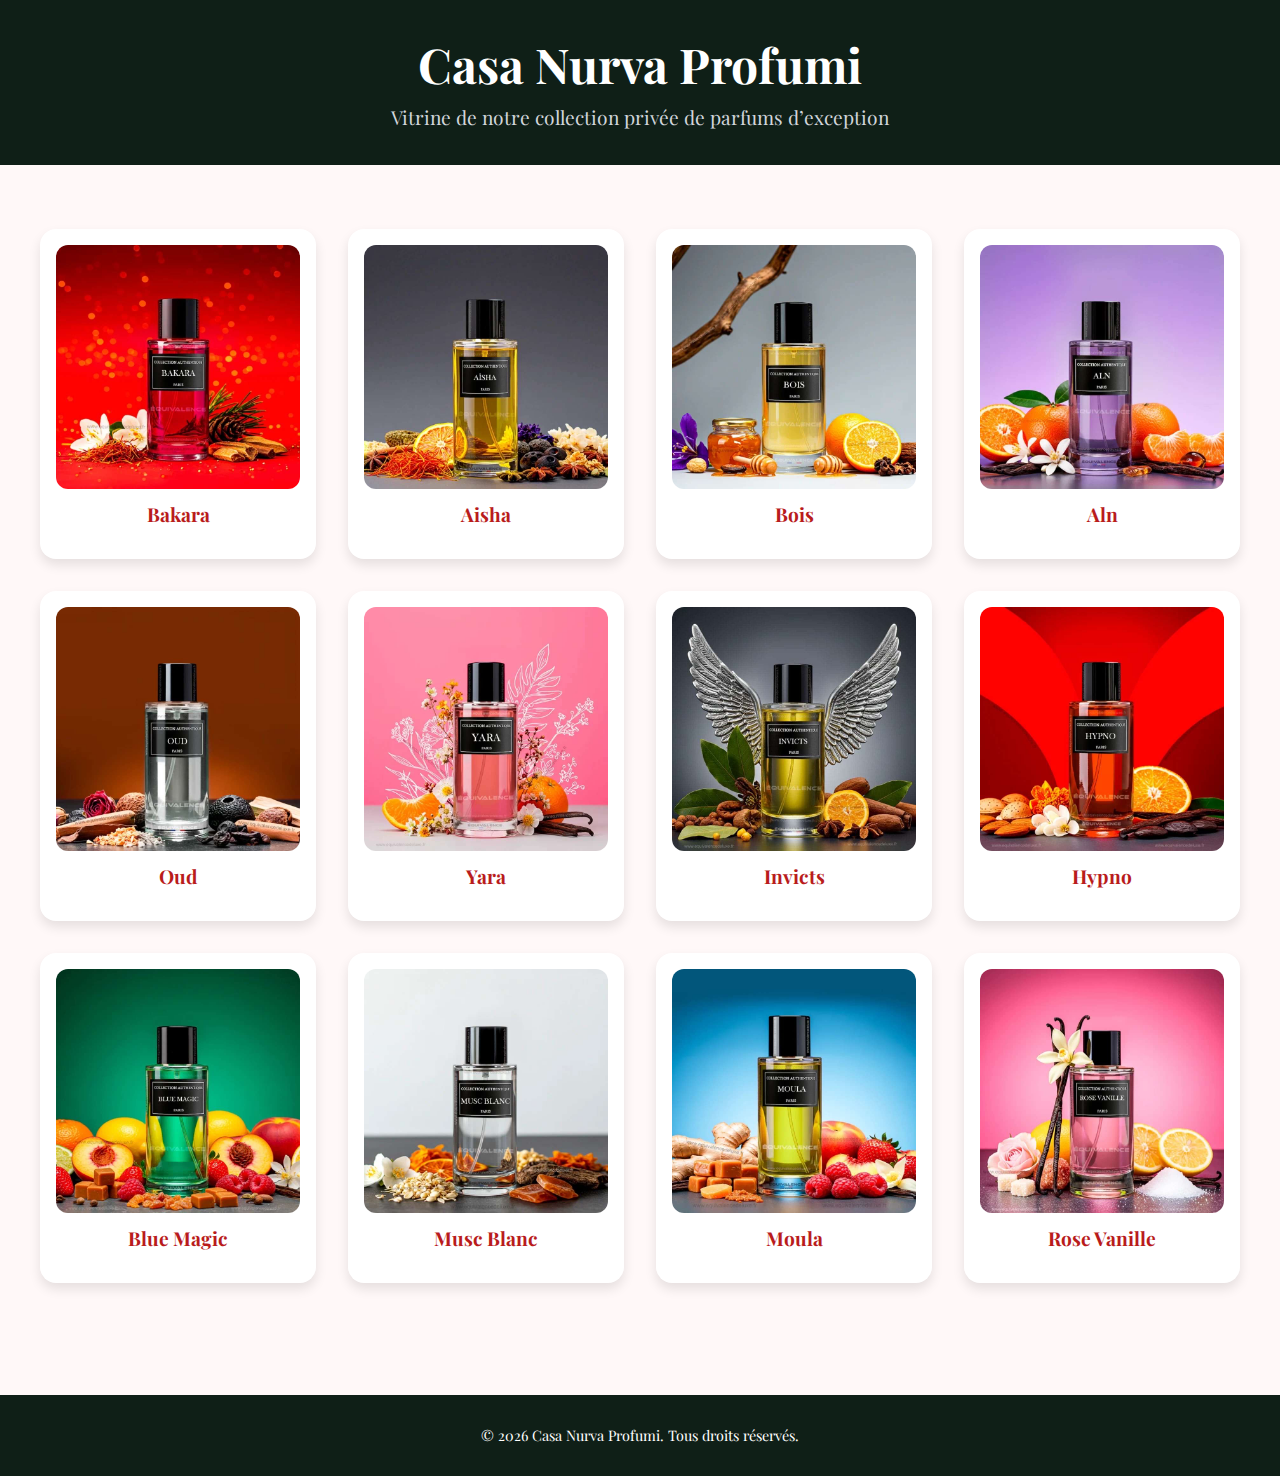
<file: index.html>
<!DOCTYPE html>
<html lang="fr">
<head>
  <meta charset="UTF-8" />
  <meta name="viewport" content="width=device-width, initial-scale=1.0" />
  <title>Compagnie Breizh - Vitrine Parfums</title>
  <link rel="stylesheet" href="styles.css" />
  <link rel="icon" href="images/Comp Breizh.jpeg" type="image/x-icon" />
  <link href="https://fonts.googleapis.com/css2?family=Playfair+Display:wght@500;700&display=swap" rel="stylesheet">
</head>
<body>
  <header>
    <h1>Casa Nurva Profumi</h1>
    <p class="subtitle">Vitrine de notre collection privée de parfums d’exception</p>
  </header>

  <main>
    <section class="vitrine-grid">
      <a href="bakara.html" class="vitrine-card">
        <img src="images/Bakara.jpeg" alt="Bakara" />
        <h2>Bakara</h2>
      </a>
      <a href="aisha.html" class="vitrine-card">
        <img src="images/Aisha.jpeg" alt="Aisha" />
        <h2>Aisha</h2>
      </a>
      <a href="bois.html" class="vitrine-card">
        <img src="images/Bois.jpeg" alt="Bois" />
        <h2>Bois</h2>
      </a>
      <a href="aln.html" class="vitrine-card">
        <img src="images/Aln.jpeg" alt="Aln" />
        <h2>Aln</h2>
      </a>
      <a href="oud.html" class="vitrine-card">
        <img src="images/Oud.jpeg" alt="Oud" />
        <h2>Oud</h2>
      </a>
      <a href="yara.html" class="vitrine-card">
        <img src="images/Yara.jpeg" alt="Yara" />
        <h2>Yara</h2>
      </a>
      <a href="invicts.html" class="vitrine-card">
        <img src="images/Invicts.jpeg" alt="Invicts" />
        <h2>Invicts</h2>
      </a>
      <a href="hypno.html" class="vitrine-card">
        <img src="images/Hypno.jpeg" alt="Hypno" />
        <h2>Hypno</h2>
      </a>
      <a href="blue-magic.html" class="vitrine-card">
        <img src="images/Blue Magic.jpeg" alt="Blue Magic" />
        <h2>Blue Magic</h2>
      </a>
      <a href="musc-blanc.html" class="vitrine-card">
        <img src="images/Musc Blanc.jpeg" alt="Musc Blanc" />
        <h2>Musc Blanc</h2>
      </a>
      <a href="moula.html" class="vitrine-card">
        <img src="images/Moula.jpeg" alt="Moula" />
        <h2>Moula</h2>
      </a>
      <a href="rose-vanille.html" class="vitrine-card">
        <img src="images/Rose Vanille.jpeg" alt="Rose Vanille" />
        <h2>Rose Vanille</h2>
      </a>
    </section>
  </main>

  <footer>
    <p>&copy; <span id="year"></span> Casa Nurva Profumi. Tous droits réservés.</p>
  </footer>

  <script>
    document.getElementById('year').textContent = new Date().getFullYear();
  </script>
</body>
</html>
</file>
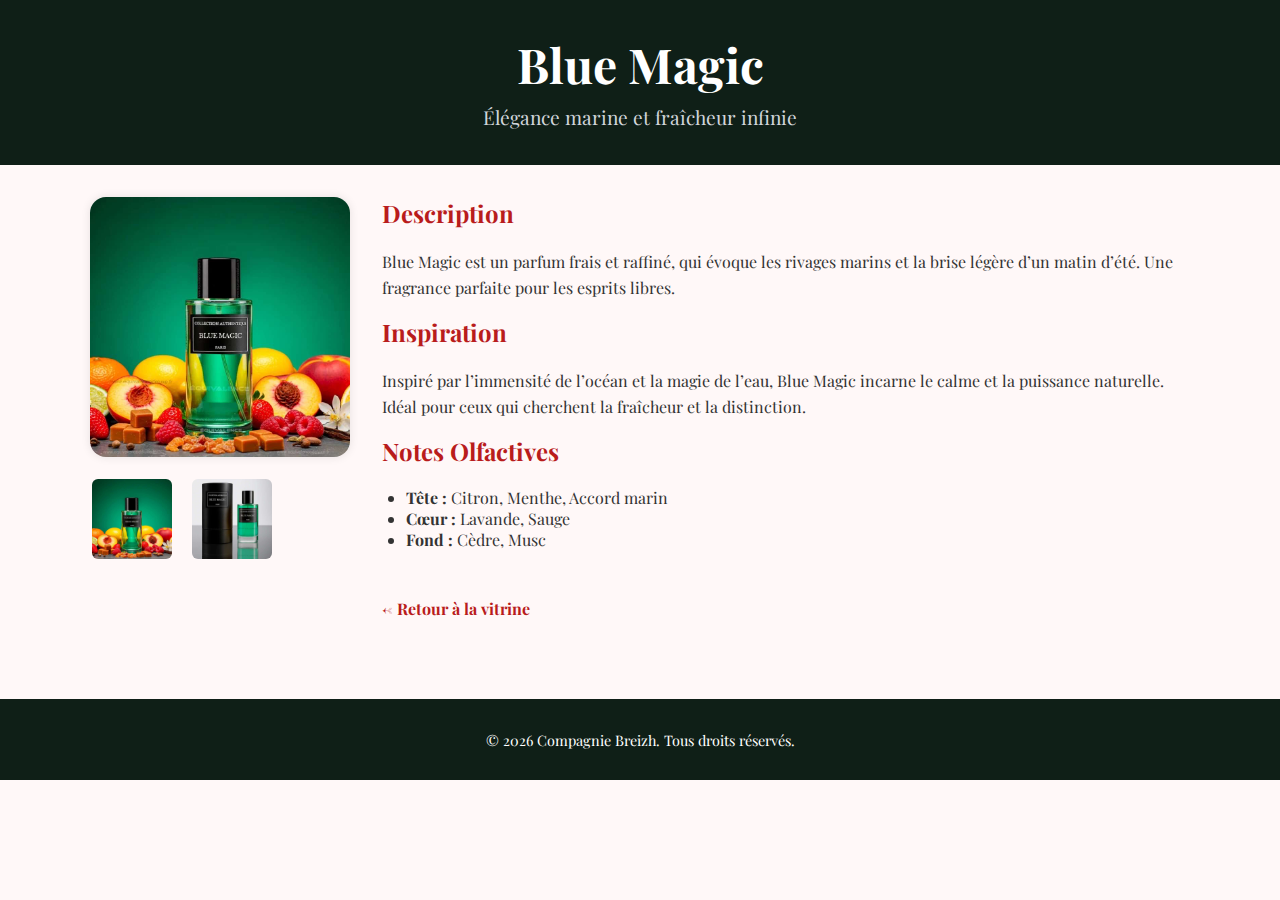
<file: blue-magic.html>
<!DOCTYPE html>
<html lang="fr">
<head>
  <meta charset="UTF-8" />
  <meta name="viewport" content="width=device-width, initial-scale=1.0" />
  <title>Blue Magic - Casa Nurva Profumi</title>
  <link rel="stylesheet" href="styles.css" />
  <link rel="icon" href="images/Comp Breizh.jpeg" type="image/x-icon" />
  <link href="https://fonts.googleapis.com/css2?family=Playfair+Display:wght@500;700&display=swap" rel="stylesheet">
</head>
<body>
  <header>
    <h1>Blue Magic</h1>
    <p class="subtitle">Élégance marine et fraîcheur infinie</p>
  </header>

  <main>
    <section class="product-details">
      <div class="image-column">
        <img id="mainImage" src="images/Blue Magic.jpeg" alt="Blue Magic" class="main-image" />

        <div class="thumbnail-row">
          <img src="images/Blue Magic.jpeg" alt="Blue Magic" class="thumbnail" onclick="changeImage(this)" />
          <img src="images/blue-magic-alt.jpeg" alt="Blue Magic alternative" class="thumbnail" onclick="changeImage(this)" />
        </div>
      </div>

      <div class="product-info">
        <h2>Description</h2>
        <p>
          Blue Magic est un parfum frais et raffiné, qui évoque les rivages marins et la brise légère d’un matin d’été. Une fragrance parfaite pour les esprits libres.
        </p>

        <h2>Inspiration</h2>
        <p>
          Inspiré par l’immensité de l’océan et la magie de l’eau, Blue Magic incarne le calme et la puissance naturelle. Idéal pour ceux qui cherchent la fraîcheur et la distinction.
        </p>

        <h2>Notes Olfactives</h2>
        <ul>
          <li><strong>Tête :</strong> Citron, Menthe, Accord marin</li>
          <li><strong>Cœur :</strong> Lavande, Sauge</li>
          <li><strong>Fond :</strong> Cèdre, Musc</li>
        </ul>

        <a href="index.html" class="back-link">← Retour à la vitrine</a>
      </div>
    </section>
  </main>

  <footer>
    <p>&copy; <span id="year"></span> Compagnie Breizh. Tous droits réservés.</p>
  </footer>

  <script>
    document.getElementById('year').textContent = new Date().getFullYear();

    function changeImage(thumbnail) {
      const mainImage = document.getElementById("mainImage");
      mainImage.src = thumbnail.src;
      mainImage.alt = thumbnail.alt;
    }
  </script>
</body>
</html>
</file>
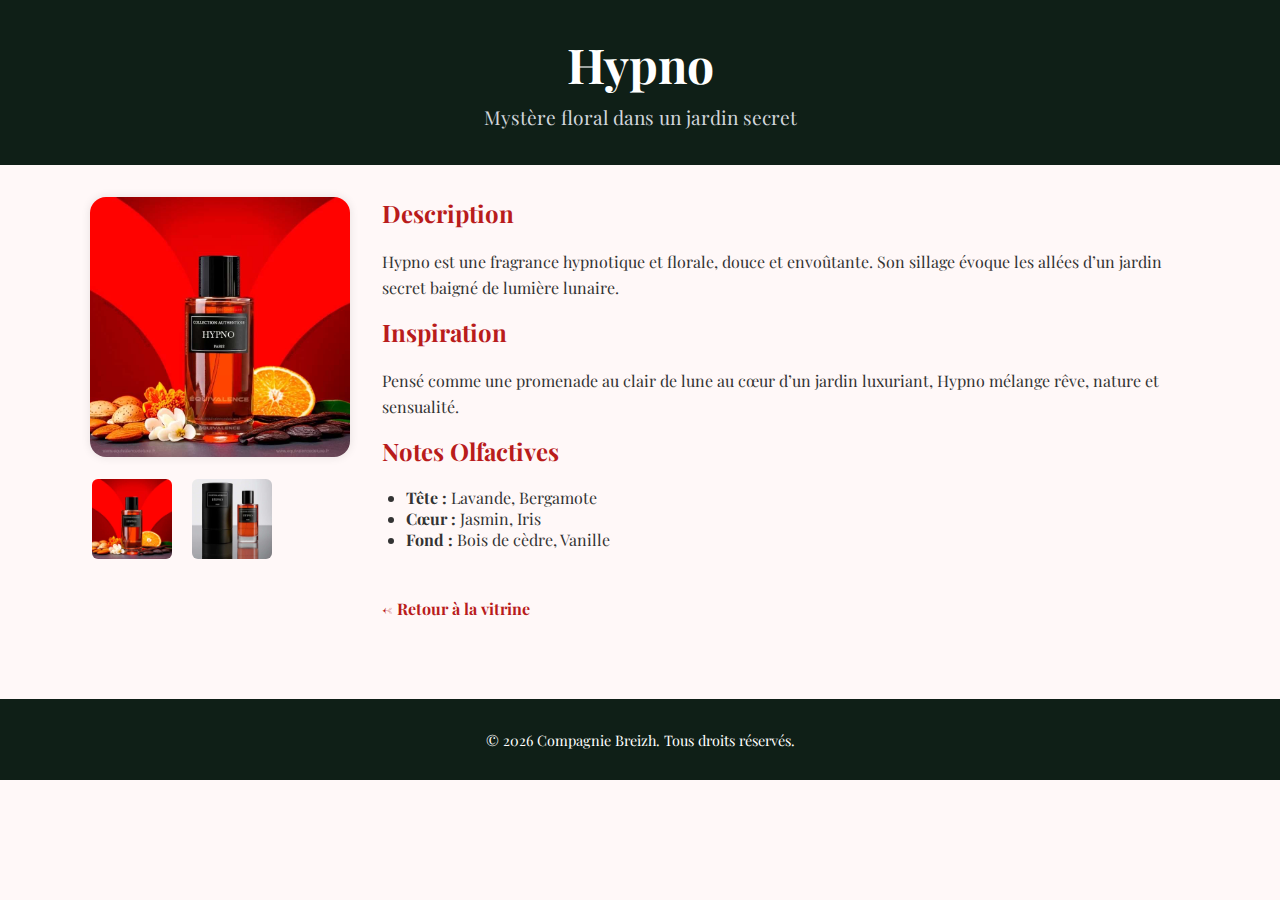
<file: hypno.html>
<!DOCTYPE html>
<html lang="fr">
<head>
  <meta charset="UTF-8" />
  <meta name="viewport" content="width=device-width, initial-scale=1.0" />
  <title>Hypno - Casa Nurva Profumi</title>
  <link rel="stylesheet" href="styles.css" />
  <link rel="icon" href="images/Comp Breizh.jpeg" type="image/x-icon" />
  <link href="https://fonts.googleapis.com/css2?family=Playfair+Display:wght@500;700&display=swap" rel="stylesheet">
</head>
<body>
  <header>
    <h1>Hypno</h1>
    <p class="subtitle">Mystère floral dans un jardin secret</p>
  </header>

  <main>
    <section class="product-details">
      <div class="image-column">
        <img id="mainImage" src="images/Hypno.jpeg" alt="Hypno" class="main-image" />

        <div class="thumbnail-row">
          <img src="images/Hypno.jpeg" alt="Hypno" class="thumbnail" onclick="changeImage(this)" />
          <img src="images/hypno-alt.jpeg" alt="Hypno alternative" class="thumbnail" onclick="changeImage(this)" />
        </div>
      </div>

      <div class="product-info">
        <h2>Description</h2>
        <p>
          Hypno est une fragrance hypnotique et florale, douce et envoûtante. Son sillage évoque les allées d’un jardin secret baigné de lumière lunaire.
        </p>

        <h2>Inspiration</h2>
        <p>
          Pensé comme une promenade au clair de lune au cœur d’un jardin luxuriant, Hypno mélange rêve, nature et sensualité.
        </p>

        <h2>Notes Olfactives</h2>
        <ul>
          <li><strong>Tête :</strong> Lavande, Bergamote</li>
          <li><strong>Cœur :</strong> Jasmin, Iris</li>
          <li><strong>Fond :</strong> Bois de cèdre, Vanille</li>
        </ul>

        <a href="index.html" class="back-link">← Retour à la vitrine</a>
      </div>
    </section>
  </main>

  <footer>
    <p>&copy; <span id="year"></span> Compagnie Breizh. Tous droits réservés.</p>
  </footer>

  <script>
    document.getElementById('year').textContent = new Date().getFullYear();

    function changeImage(thumbnail) {
      const mainImage = document.getElementById("mainImage");
      mainImage.src = thumbnail.src;
      mainImage.alt = thumbnail.alt;
    }
  </script>
</body>
</html>
</file>
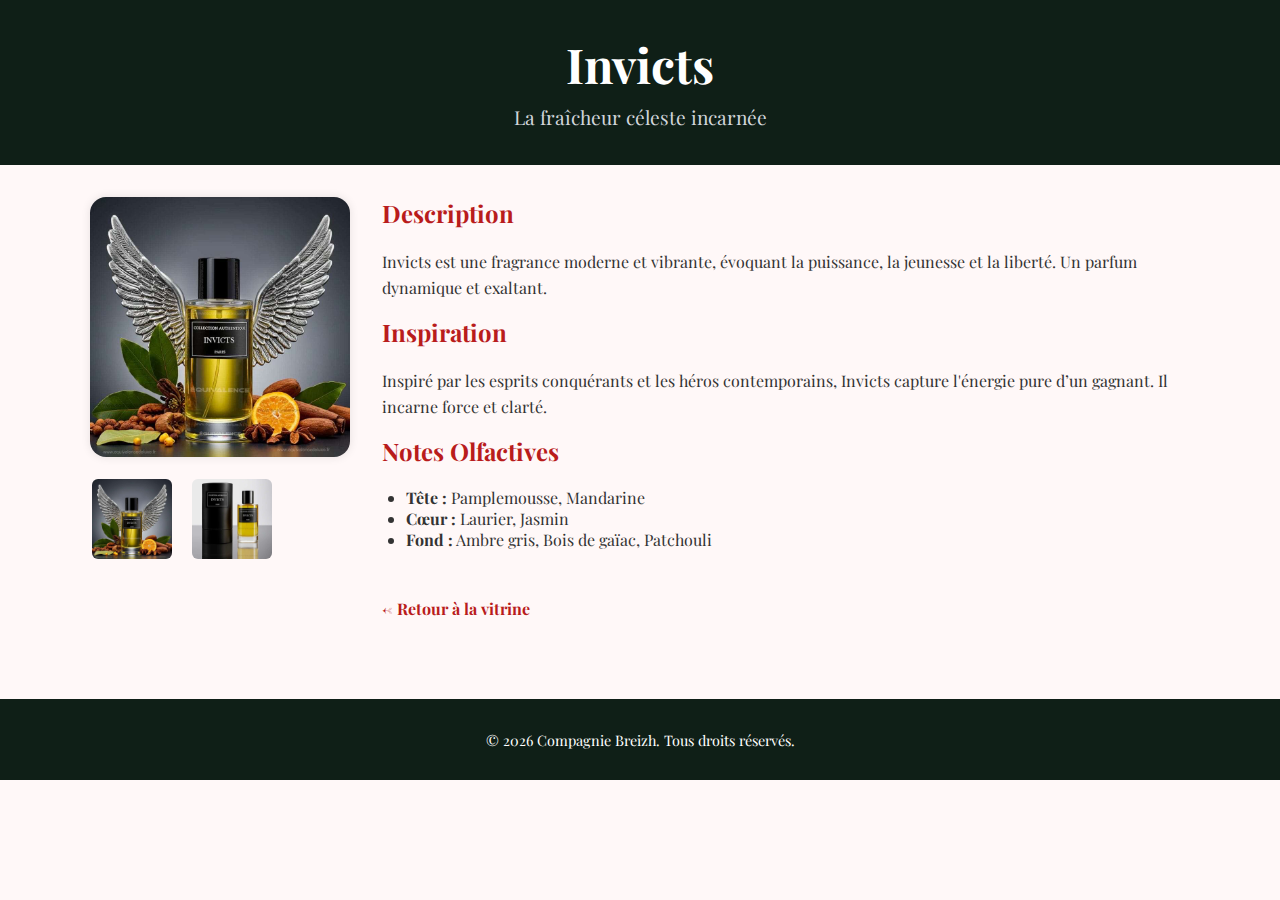
<file: invicts.html>
<!DOCTYPE html>
<html lang="fr">
<head>
  <meta charset="UTF-8" />
  <meta name="viewport" content="width=device-width, initial-scale=1.0" />
  <title>Invicts - Compagnie Breizh</title>
  <link rel="stylesheet" href="styles.css" />
  <link rel="icon" href="images/Comp Breizh.jpeg" type="image/x-icon" />
  <link href="https://fonts.googleapis.com/css2?family=Playfair+Display:wght@500;700&display=swap" rel="stylesheet">
</head>
<body>
  <header>
    <h1>Invicts</h1>
    <p class="subtitle">La fraîcheur céleste incarnée</p>
  </header>

  <main>
    <section class="product-details">
      <div class="image-column">
        <img id="mainImage" src="images/Invicts.jpeg" alt="Invicts" class="main-image" />

        <div class="thumbnail-row">
          <img src="images/Invicts.jpeg" alt="Invicts" class="thumbnail" onclick="changeImage(this)" />
          <img src="images/invicts-alt.jpeg" alt="Invicts alternative" class="thumbnail" onclick="changeImage(this)" />
        </div>
      </div>

      <div class="product-info">
        <h2>Description</h2>
        <p>
          Invicts est une fragrance moderne et vibrante, évoquant la puissance, la jeunesse et la liberté. Un parfum dynamique et exaltant.
        </p>

        <h2>Inspiration</h2>
        <p>
          Inspiré par les esprits conquérants et les héros contemporains, Invicts capture l'énergie pure d’un gagnant. Il incarne force et clarté.
        </p>

        <h2>Notes Olfactives</h2>
        <ul>
          <li><strong>Tête :</strong> Pamplemousse, Mandarine</li>
          <li><strong>Cœur :</strong> Laurier, Jasmin</li>
          <li><strong>Fond :</strong> Ambre gris, Bois de gaïac, Patchouli</li>
        </ul>

        <a href="index.html" class="back-link">← Retour à la vitrine</a>
      </div>
    </section>
  </main>

  <footer>
    <p>&copy; <span id="year"></span> Compagnie Breizh. Tous droits réservés.</p>
  </footer>

  <script>
    document.getElementById('year').textContent = new Date().getFullYear();

    function changeImage(thumbnail) {
      const mainImage = document.getElementById("mainImage");
      mainImage.src = thumbnail.src;
      mainImage.alt = thumbnail.alt;
    }
  </script>
</body>
</html>
</file>
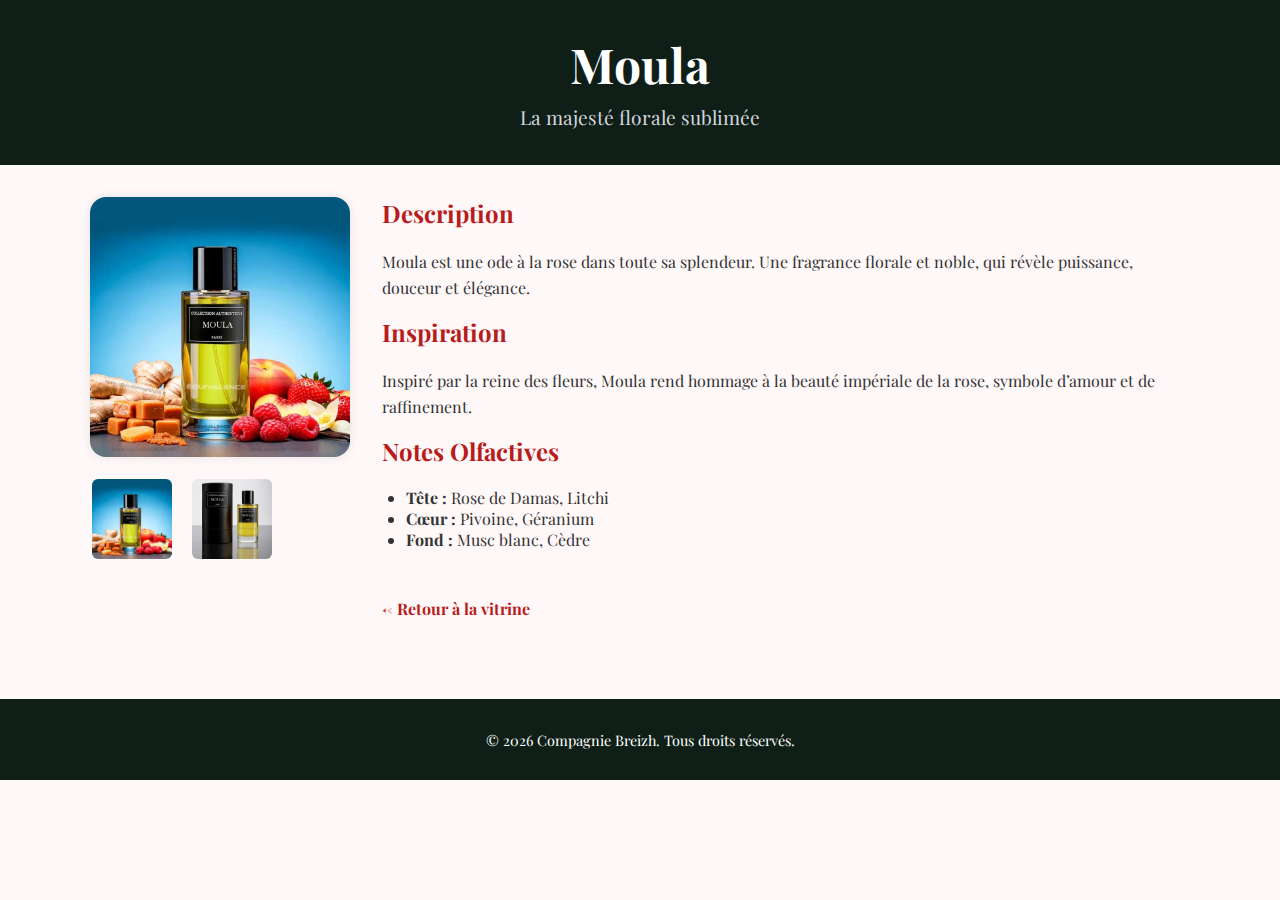
<file: moula.html>
<!DOCTYPE html>
<html lang="fr">
<head>
  <meta charset="UTF-8" />
  <meta name="viewport" content="width=device-width, initial-scale=1.0" />
  <title>Moula - Compagnie Breizh</title>
  <link rel="stylesheet" href="styles.css" />
  <link rel="icon" href="images/Comp Breizh.jpeg" type="image/x-icon" />
  <link href="https://fonts.googleapis.com/css2?family=Playfair+Display:wght@500;700&display=swap" rel="stylesheet">
</head>
<body>
  <header>
    <h1>Moula</h1>
    <p class="subtitle">La majesté florale sublimée</p>
  </header>

  <main>
    <section class="product-details">
      <div class="image-column">
        <img id="mainImage" src="images/Moula.jpeg" alt="Moula" class="main-image" />

        <div class="thumbnail-row">
          <img src="images/Moula.jpeg" alt="Moula" class="thumbnail" onclick="changeImage(this)" />
          <img src="images/moula-alt.jpeg" alt="Moula alternative" class="thumbnail" onclick="changeImage(this)" />
        </div>
      </div>

      <div class="product-info">
        <h2>Description</h2>
        <p>
          Moula est une ode à la rose dans toute sa splendeur. Une fragrance florale et noble, qui révèle puissance, douceur et élégance.
        </p>

        <h2>Inspiration</h2>
        <p>
          Inspiré par la reine des fleurs, Moula rend hommage à la beauté impériale de la rose, symbole d’amour et de raffinement.
        </p>

        <h2>Notes Olfactives</h2>
        <ul>
          <li><strong>Tête :</strong> Rose de Damas, Litchi</li>
          <li><strong>Cœur :</strong> Pivoine, Géranium</li>
          <li><strong>Fond :</strong> Musc blanc, Cèdre</li>
        </ul>

        <a href="index.html" class="back-link">← Retour à la vitrine</a>
      </div>
    </section>
  </main>

  <footer>
    <p>&copy; <span id="year"></span> Compagnie Breizh. Tous droits réservés.</p>
  </footer>

  <script>
    document.getElementById('year').textContent = new Date().getFullYear();

    function changeImage(thumbnail) {
      const mainImage = document.getElementById("mainImage");
      mainImage.src = thumbnail.src;
      mainImage.alt = thumbnail.alt;
    }
  </script>
</body>
</html>
</file>
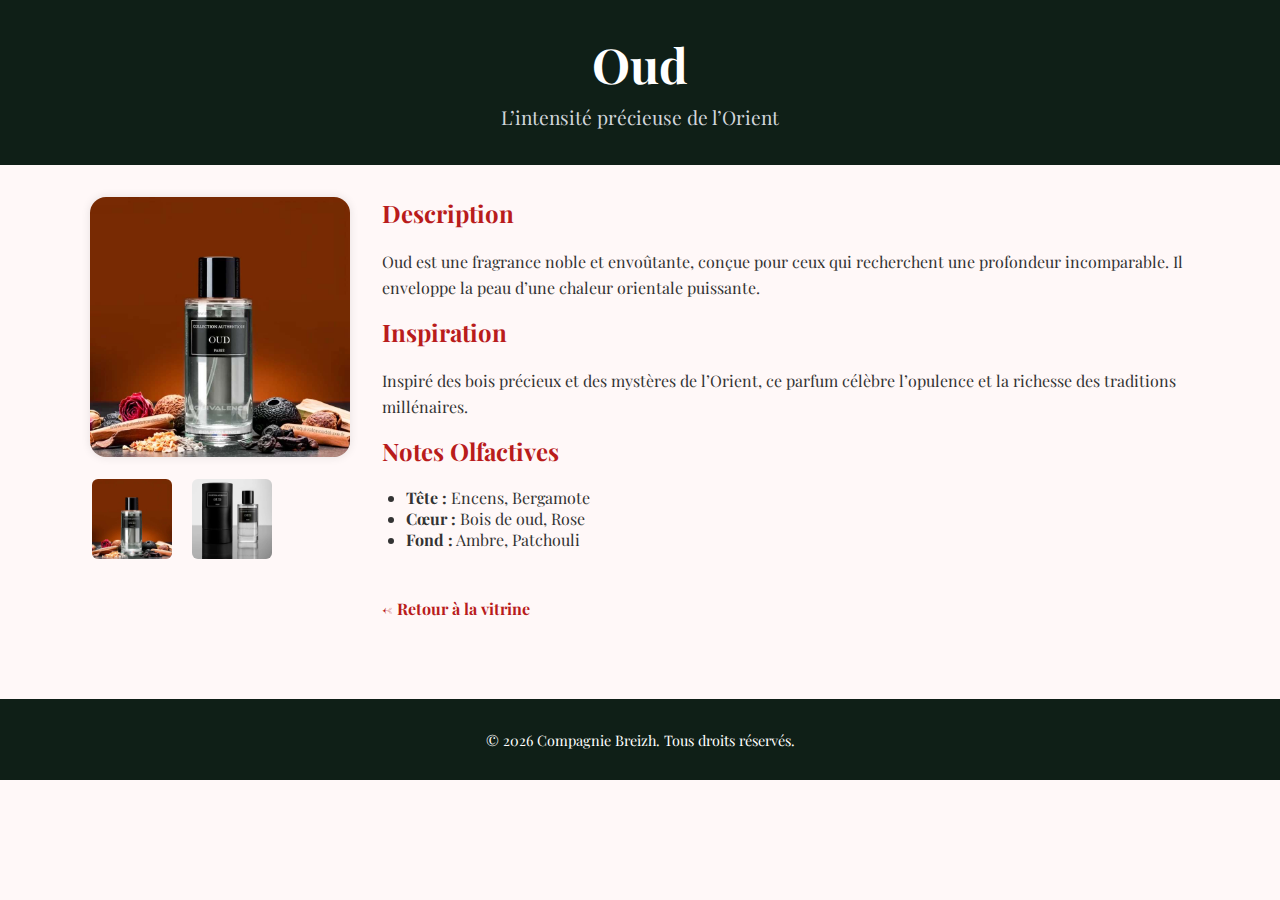
<file: oud.html>
<!DOCTYPE html>
<html lang="fr">
<head>
  <meta charset="UTF-8" />
  <meta name="viewport" content="width=device-width, initial-scale=1.0" />
  <title>Oud - Compagnie Breizh</title>
  <link rel="stylesheet" href="styles.css" />
  <link rel="icon" href="images/Comp Breizh.jpeg" type="image/x-icon" />
  <link href="https://fonts.googleapis.com/css2?family=Playfair+Display:wght@500;700&display=swap" rel="stylesheet">
</head>
<body>
  <header>
    <h1>Oud</h1>
    <p class="subtitle">L’intensité précieuse de l’Orient</p>
  </header>

  <main>
    <section class="product-details">
      <div class="image-column">
        <img id="mainImage" src="images/Oud.jpeg" alt="Oud" class="main-image" />

        <div class="thumbnail-row">
          <img src="images/Oud.jpeg" alt="Oud" class="thumbnail" onclick="changeImage(this)" />
          <img src="images/oud-alt.jpeg" alt="Oud alternative" class="thumbnail" onclick="changeImage(this)" />
        </div>
      </div>

      <div class="product-info">
        <h2>Description</h2>
        <p>
          Oud est une fragrance noble et envoûtante, conçue pour ceux qui recherchent une profondeur incomparable. Il enveloppe la peau d’une chaleur orientale puissante.
        </p>

        <h2>Inspiration</h2>
        <p>
          Inspiré des bois précieux et des mystères de l’Orient, ce parfum célèbre l’opulence et la richesse des traditions millénaires.
        </p>

        <h2>Notes Olfactives</h2>
        <ul>
          <li><strong>Tête :</strong> Encens, Bergamote</li>
          <li><strong>Cœur :</strong> Bois de oud, Rose</li>
          <li><strong>Fond :</strong> Ambre, Patchouli</li>
        </ul>

        <a href="index.html" class="back-link">← Retour à la vitrine</a>
      </div>
    </section>
  </main>

  <footer>
    <p>&copy; <span id="year"></span> Compagnie Breizh. Tous droits réservés.</p>
  </footer>

  <script>
    document.getElementById('year').textContent = new Date().getFullYear();

    function changeImage(thumbnail) {
      const mainImage = document.getElementById("mainImage");
      mainImage.src = thumbnail.src;
      mainImage.alt = thumbnail.alt;
    }
  </script>
</body>
</html>
</file>
<file: styles.css>
body {
  margin: 0;
  font-family: 'Playfair Display', serif;
  background-color: #fff8f8;
  color: #333;
}

header {
  text-align: center;
  padding: 2rem 1rem 1rem;
  background-color: #0f1f17; /* Vert très foncé */
  color: #f1f1f1; /* Texte clair */
}

header h1 {
  font-size: 3rem;
  margin: 0;
  color: #ffffff; /* Blanc pur pour le titre */
}

.subtitle {
  font-size: 1.2rem;
  color: #d1d5db; /* Gris clair, discret */
  margin-top: 0.5rem;
}

main {
  padding: 2rem;
}

/* --- DESIGN VITRINE (Index.html) --- */
.vitrine-grid {
  display: grid;
  grid-template-columns: repeat(4, 1fr);
  gap: 2rem;
  max-width: 1200px;
  margin: auto;
  padding: 2rem 0;
}

.vitrine-card {
  background: #fff;
  border-radius: 1rem;
  box-shadow: 0 6px 12px rgba(0,0,0,0.1);
  text-align: center;
  padding: 1rem;
  text-decoration: none;
  color: #111;
  transition: transform 0.2s;
}

.vitrine-card:hover {
  transform: scale(1.03);
  box-shadow: 0 10px 20px rgba(0,0,0,0.15);
}

.vitrine-card img {
  width: 100%;
  height: auto;
  border-radius: 0.75rem;
}

.vitrine-card h2 {
  margin-top: 0.5rem;
  font-size: 1.2rem;
  color: #b91c1c;
}

/* --- DESIGN PAGE PARFUM (aisha.html & autres) --- */
.product-details {
  display: flex;
  flex-wrap: wrap;
  gap: 2rem;
  max-width: 1100px;
  margin: 0 auto;
  align-items: flex-start;
}

.image-column {
  flex: 0 0 auto;
}

.main-image {
  width: 260px;
  height: auto;
  border-radius: 1rem;
  margin-bottom: 1rem;
  box-shadow: 0 0 10px rgba(0,0,0,0.1);
}

.thumbnail-row {
  display: flex;
  gap: 1rem;
}

.thumbnail {
  width: 80px;
  height: auto;
  border-radius: 0.5rem;
  cursor: pointer;
  border: 2px solid transparent;
  transition: border 0.3s;
}

.thumbnail:hover {
  border: 2px solid #b91c1c;
}

.product-info {
  flex: 1;
  min-width: 280px;
}

.product-info h2 {
  margin-top: 0;
  color: #b91c1c;
  font-size: 1.5rem;
}

.product-info p {
  margin-bottom: 1rem;
  line-height: 1.6;
}

.product-info ul {
  list-style-type: disc;
  padding-left: 1.5rem;
}

.back-link {
  display: inline-block;
  margin-top: 2rem;
  color: #b91c1c;
  text-decoration: none;
  font-weight: bold;
}

.back-link:hover {
  text-decoration: underline;
}

footer {
  text-align: center;
  padding: 1rem;
  background-color: #0f1f17;
  margin-top: 3rem;
  color: #ffffff;
  font-size: 0.9rem;
}

@media (max-width: 768px) {
  .vitrine-grid {
    grid-template-columns: repeat(3, 1fr); /* 3 colonnes sur mobile */
  }
}
</file>
